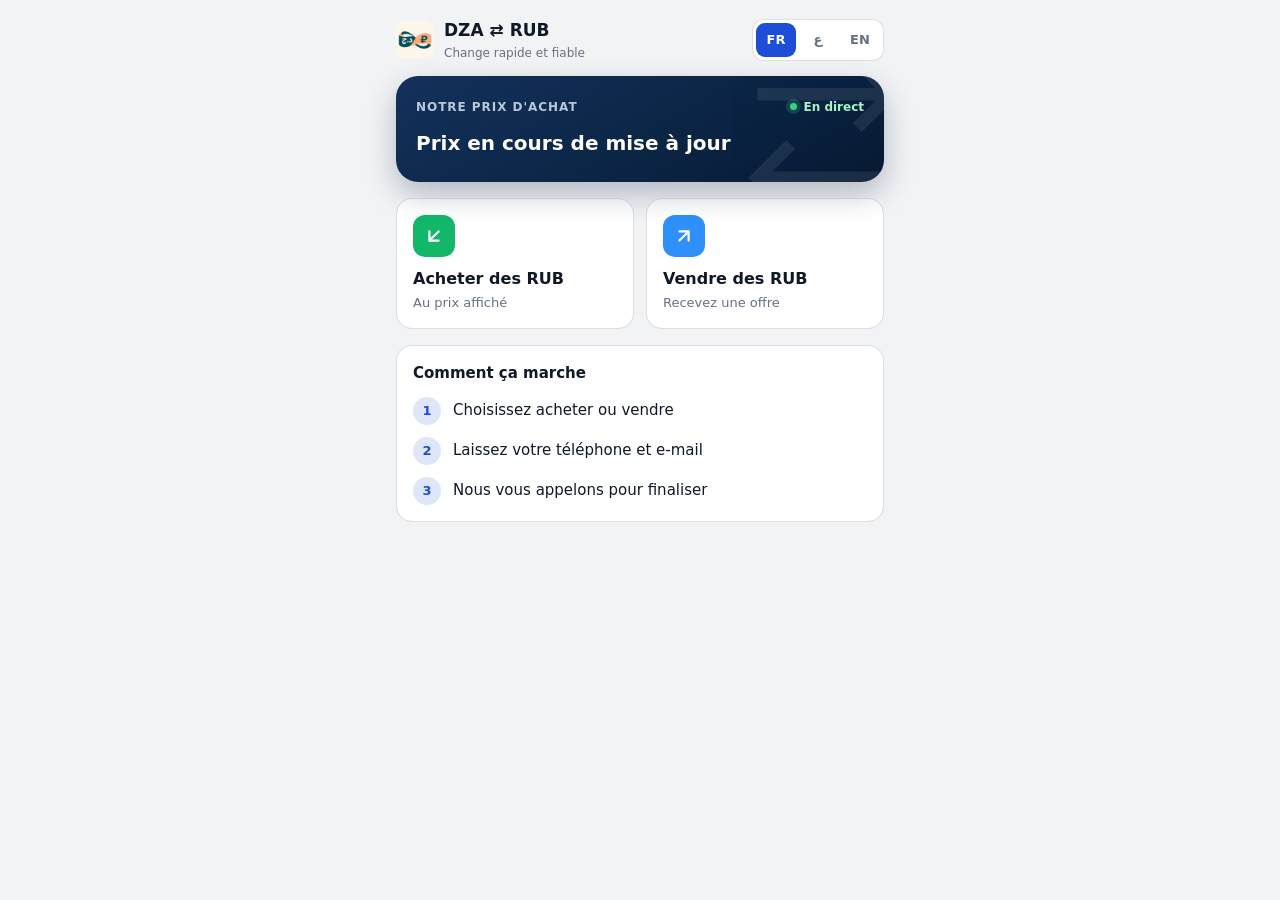
<file: index.html>
<!doctype html>
<html lang="fr">
<head>
<meta charset="utf-8">
<meta name="viewport" content="width=device-width,initial-scale=1,viewport-fit=cover">
<meta name="color-scheme" content="light dark">
<meta name="referrer" content="no-referrer">
<meta http-equiv="Content-Security-Policy" content="default-src 'self'; script-src 'self' 'unsafe-inline' https://telegram.org; style-src 'self' 'unsafe-inline' https://fonts.googleapis.com; font-src https://fonts.gstatic.com; img-src 'self' data:; connect-src https://pkkeuehljypppacyfckb.supabase.co; base-uri 'none'; form-action 'self'; object-src 'none'">
<title>Change RUB ⇄ DZD</title>
<link rel="icon" type="image/png" sizes="32x32" href="icons/favicon-32.png">
<link rel="apple-touch-icon" href="icons/apple-touch-icon.png">
<script src="https://telegram.org/js/telegram-web-app.js"></script>
<script src="config.js"></script>
<link rel="preconnect" href="https://fonts.googleapis.com"><link rel="preconnect" href="https://fonts.gstatic.com" crossorigin>
<link href="https://fonts.googleapis.com/css2?family=Inter:wght@400;500;600;700&family=JetBrains+Mono:wght@600;700&family=Noto+Sans+Arabic:wght@400;600;700&display=swap" rel="stylesheet">
<style>
:root{
  /* Telegram theme colours first, sensible fallbacks for a browser */
  --bg:var(--tg-theme-secondary-bg-color,#F2F3F5);
  --surface:var(--tg-theme-section-bg-color,var(--tg-theme-bg-color,#FFFFFF));
  --text:var(--tg-theme-text-color,#101828);
  --hint:var(--tg-theme-hint-color,#667085);
  --sub:var(--tg-theme-subtitle-text-color,#475467);
  --accent:var(--tg-theme-button-color,#1D4ED8);
  --on-accent:var(--tg-theme-button-text-color,#FFFFFF);
  --link:var(--tg-theme-link-color,#1D4ED8);
  --danger:var(--tg-theme-destructive-text-color,#D92D20);
  --line:color-mix(in srgb,var(--hint) 22%,transparent);
  --navy:#0B2545;--navy-2:#1B3B6F;--gold:#E9C46A;
  --buy:#12B76A;--sell:#2E90FA;
  --r:16px;
  --font:Inter,"Noto Sans Arabic",system-ui,-apple-system,"Segoe UI",Roboto,sans-serif;
  --mono:"JetBrains Mono",ui-monospace,SFMono-Regular,Menlo,monospace;
}
@media (prefers-color-scheme:dark){:root{
  --bg:var(--tg-theme-secondary-bg-color,#0E1116);--surface:var(--tg-theme-section-bg-color,var(--tg-theme-bg-color,#171B22));
  --text:var(--tg-theme-text-color,#F2F4F7);--hint:var(--tg-theme-hint-color,#98A2B3);--sub:var(--tg-theme-subtitle-text-color,#C0C7D2);
  --accent:var(--tg-theme-button-color,#3B82F6);--link:var(--tg-theme-link-color,#60A5FA);
}}
*{box-sizing:border-box;-webkit-tap-highlight-color:transparent}
html,body{margin:0;background:var(--bg);color:var(--text);font:16px/1.5 var(--font);-webkit-font-smoothing:antialiased}
body{min-height:100vh;padding-bottom:calc(24px + env(safe-area-inset-bottom))}
[dir=rtl] body{font-family:"Noto Sans Arabic",var(--font)}
.num{font-family:var(--mono);font-variant-numeric:tabular-nums;direction:ltr;unicode-bidi:isolate}
button{font:inherit;color:inherit}
:focus-visible{outline:3px solid var(--accent);outline-offset:2px;border-radius:10px}
.ic{display:block;flex:none}
.hidden{display:none!important}

/* ---------- splash ---------- */
#splash{position:fixed;inset:0;z-index:50;display:grid;place-items:center;
  background:radial-gradient(circle at 50% 50%,#1B3B6F 0%,#0B2545 45%,#060E1C 100%);color:#fff;
  transition:opacity .45s ease,visibility .45s ease}
#splash.out{opacity:0;visibility:hidden}
.splash-in{text-align:center}
.mark{width:88px;height:88px;margin:0 auto 18px;animation:pulse 1.6s ease-in-out infinite}
.mark img{display:block;border-radius:22%;box-shadow:0 10px 40px rgba(254,171,121,.35)}
.logo-img{display:block;border-radius:22%;flex:none}
.mark svg{color:var(--gold)}
.splash-in p{margin:0;font-size:15px;color:rgba(255,255,255,.75);letter-spacing:.01em}
.splash-in b{display:block;font-size:20px;color:#fff;margin-bottom:4px;letter-spacing:-.01em}
@keyframes pulse{0%,100%{transform:scale(1)}50%{transform:scale(1.06)}}

/* ---------- layout ---------- */
.wrap{max-width:520px;margin:0 auto;padding:12px 16px}
.topbar{display:flex;align-items:center;justify-content:space-between;gap:12px;padding:6px 0 14px}
.brand{display:flex;align-items:center;gap:10px;font-weight:700;font-size:17px}
.brand .logo{width:36px;height:36px;border-radius:11px;background:var(--navy);display:grid;place-items:center;color:var(--gold)}
.brand small{display:block;font-weight:500;font-size:12px;color:var(--hint)}
.langs{display:flex;background:var(--surface);border-radius:12px;padding:3px;gap:2px;border:1px solid var(--line)}
.langs button{border:0;background:none;min-width:40px;height:34px;border-radius:9px;font-size:13px;font-weight:600;color:var(--hint);cursor:pointer}
.langs button[aria-pressed=true]{background:var(--accent);color:var(--on-accent)}

/* rate hero */
.hero{position:relative;overflow:hidden;border-radius:22px;padding:22px 20px 20px;color:#fff;
  background:linear-gradient(150deg,#13315C 0%,#0B2545 55%,#071A33 100%);box-shadow:0 12px 30px rgba(11,37,69,.28)}
.hero .bg{position:absolute;inset-inline-end:-40px;top:-40px;opacity:.08;pointer-events:none}
.eyebrow{font-size:12px;font-weight:600;letter-spacing:.08em;text-transform:uppercase;color:#B9C7DD}
[dir=rtl] .eyebrow{letter-spacing:0}
.rate{display:flex;align-items:baseline;gap:8px;margin:10px 0 2px;direction:ltr;justify-content:flex-start}
[dir=rtl] .rate{justify-content:flex-end}
.rate .u{font-size:15px;color:#B9C7DD;font-weight:500}
.rate .v{font-family:var(--mono);font-size:46px;font-weight:700;letter-spacing:-.02em;line-height:1.05}
.rate-sub{display:flex;flex-wrap:wrap;gap:6px 14px;font-size:14px;color:#B9C7DD}
.rate-sub b{color:#fff}
.chip{display:inline-flex;align-items:center;gap:6px}
.note{margin-top:14px;padding:10px 12px;border-radius:12px;background:rgba(255,255,255,.09);font-size:14px;color:#E6ECF5}
.live{display:inline-flex;align-items:center;gap:6px;font-size:12px;font-weight:600;color:#A6F4C5}
.live i{width:7px;height:7px;border-radius:50%;background:#32D583;box-shadow:0 0 0 4px rgba(50,213,131,.2)}
.skeleton{display:inline-block;width:120px;height:44px;border-radius:10px;background:rgba(255,255,255,.12);animation:sh 1.2s ease-in-out infinite}
@keyframes sh{50%{opacity:.5}}

/* actions */
.actions{display:grid;grid-template-columns:1fr 1fr;gap:12px;margin:16px 0}
.act{display:flex;flex-direction:column;align-items:flex-start;gap:10px;text-align:start;padding:16px;border-radius:var(--r);
  background:var(--surface);border:1px solid var(--line);cursor:pointer;min-height:124px;transition:transform .15s ease}
.act:active{transform:scale(.97)}
.act .ico{width:42px;height:42px;border-radius:12px;display:grid;place-items:center;color:#fff}
.act.buy .ico{background:var(--buy)}.act.sell .ico{background:var(--sell)}
.act b{font-size:16px;display:block;color:var(--text)}
.act b + span{font-size:13px;color:var(--hint);display:block;margin-top:2px}

/* sections */
.section{background:var(--surface);border-radius:var(--r);border:1px solid var(--line);padding:16px;margin-bottom:12px}
.section h3{margin:0 0 12px;font-size:15px}
.steps{list-style:none;margin:0;padding:0;display:grid;gap:12px}
.steps li{display:flex;gap:12px;align-items:center;font-size:15px}
.steps .n{width:28px;height:28px;border-radius:50%;display:grid;place-items:center;font-size:13px;font-weight:700;flex:none;
  background:color-mix(in srgb,var(--accent) 14%,transparent);color:var(--accent)}
.contact{display:flex;gap:12px;align-items:flex-start;font-size:15px;white-space:pre-line;color:var(--sub)}

/* form */
.form-head{display:flex;align-items:center;gap:12px;margin:4px 0 16px}
.form-head .ico{width:44px;height:44px;border-radius:13px;display:grid;place-items:center;color:#fff}
.form-head h2{margin:0;font-size:20px;letter-spacing:-.01em}
.form-head p{margin:0;font-size:14px;color:var(--hint)}
.field{margin-bottom:14px}
.field label{display:block;font-size:14px;font-weight:600;margin-bottom:6px}
.inp{position:relative}
.inp input{width:100%;height:52px;padding:0 14px;border-radius:13px;border:1.5px solid var(--line);background:var(--surface);
  color:var(--text);font:17px var(--font);outline:none;transition:border-color .15s ease}
.inp input:focus{border-color:var(--accent)}
.inp input[aria-invalid=true]{border-color:var(--danger)}
.inp .suf{position:absolute;inset-inline-end:14px;top:50%;transform:translateY(-50%);font-size:14px;font-weight:600;color:var(--hint)}
.inp.has-suf input{padding-inline-end:58px}
.inp input.ltr{direction:ltr;text-align:start}
[dir=rtl] .inp input.ltr{text-align:right}
.err{color:var(--danger);font-size:13px;margin-top:6px;min-height:0}
.calc{display:flex;justify-content:space-between;align-items:center;padding:14px 16px;border-radius:13px;margin:-2px 0 16px;
  background:color-mix(in srgb,var(--buy) 10%,transparent);color:var(--text);font-size:14px}
.calc b{font-size:18px}
.btn{width:100%;height:54px;border:0;border-radius:14px;background:var(--accent);color:var(--on-accent);font-size:17px;font-weight:600;
  display:flex;align-items:center;justify-content:center;gap:8px;cursor:pointer;transition:opacity .15s ease}
.btn[disabled]{opacity:.6}
.btn.ghost{background:transparent;color:var(--link);height:48px}
.privacy{display:flex;gap:8px;align-items:center;justify-content:center;font-size:12px;color:var(--hint);margin-top:12px;text-align:center}
.tg .btn.primary{display:none} /* inside Telegram we use the native MainButton */

/* done */
.done{text-align:center;padding:40px 8px}
.done .ok{width:88px;height:88px;border-radius:50%;margin:0 auto 20px;display:grid;place-items:center;background:var(--buy);color:#fff;
  animation:pop .5s cubic-bezier(.2,1.4,.4,1)}
.done h2{margin:0 0 8px;font-size:24px}
.done p{margin:0 auto 24px;color:var(--sub);max-width:320px}
@keyframes pop{from{transform:scale(.3);opacity:0}to{transform:scale(1);opacity:1}}
.view{animation:in .28s ease}
@keyframes in{from{opacity:0;transform:translateY(8px)}to{opacity:1;transform:none}}
@media (prefers-reduced-motion:reduce){*,*::before,*::after{animation:none!important;transition:none!important}}
</style>
</head>
<body>

<!-- Splash / loading screen -->
<div id="splash" role="status" aria-live="polite">
  <div class="splash-in">
    <div class="mark"><img src="icons/icon-192.png" alt="" width="88" height="88"></div>
    <b>DZA ⇄ RUB</b>
    <p data-t="loading">Chargement…</p>
  </div>
</div>

<div class="wrap">
  <header class="topbar">
    <div class="brand"><img class="logo-img" src="icons/icon-192.png" alt="" width="38" height="38">
      <div>DZA ⇄ RUB<small data-t="tagline">Change rapide et fiable</small></div></div>
    <div class="langs" role="group" aria-label="Language">
      <button data-lang="fr" aria-pressed="true">FR</button><button data-lang="ar" aria-pressed="false">ع</button><button data-lang="en" aria-pressed="false">EN</button>
    </div>
  </header>

  <!-- HOME -->
  <main id="home" class="view">
    <section class="hero" aria-labelledby="rate-l">
      <svg class="ic bg" width="200" height="200" viewBox="0 0 24 24" fill="none" stroke="#fff" stroke-width="1.5" aria-hidden="true"><path d="m16 3 4 4-4 4"/><path d="M20 7H4"/><path d="m8 21-4-4 4-4"/><path d="M4 17h16"/></svg>
      <div style="display:flex;justify-content:space-between;align-items:center;gap:8px">
        <span class="eyebrow" id="rate-l" data-t="rate_label">Notre prix d'achat</span>
        <span class="live"><i></i><span data-t="live">En direct</span></span>
      </div>
      <div id="rate-box">
        <div class="rate"><span class="u">1 RUB =</span><span class="skeleton"></span></div>
      </div>
      <div class="rate-sub" id="rate-sub"></div>
      <div class="note hidden" id="rate-note"></div>
    </section>

    <div class="actions">
      <button class="act buy" data-go="buy">
        <span class="ico"><svg class="ic" width="22" height="22" viewBox="0 0 24 24" fill="none" stroke="currentColor" stroke-width="2.4" stroke-linecap="round" stroke-linejoin="round" aria-hidden="true"><path d="M17 7 7 17"/><path d="M17 17H7V7"/></svg></span>
        <span><b data-t="buy">Acheter des RUB</b><span data-t="buy_sub">Au prix affiché</span></span>
      </button>
      <button class="act sell" data-go="sell">
        <span class="ico"><svg class="ic" width="22" height="22" viewBox="0 0 24 24" fill="none" stroke="currentColor" stroke-width="2.4" stroke-linecap="round" stroke-linejoin="round" aria-hidden="true"><path d="M7 7h10v10"/><path d="M7 17 17 7"/></svg></span>
        <span><b data-t="sell">Vendre des RUB</b><span data-t="sell_sub">Recevez une offre</span></span>
      </button>
    </div>

    <section class="section">
      <h3 data-t="how">Comment ça marche</h3>
      <ol class="steps">
        <li><span class="n">1</span><span data-t="step1">Choisissez acheter ou vendre</span></li>
        <li><span class="n">2</span><span data-t="step2">Laissez votre téléphone et e-mail</span></li>
        <li><span class="n">3</span><span data-t="step3">Nous vous appelons pour finaliser</span></li>
      </ol>
    </section>

    <section class="section hidden" id="contact-sec">
      <h3 data-t="contact">Nous contacter</h3>
      <div class="contact"><svg class="ic" width="18" height="18" viewBox="0 0 24 24" fill="none" stroke="currentColor" stroke-width="2" stroke-linecap="round" stroke-linejoin="round" aria-hidden="true" style="margin-top:3px"><path d="M22 16.92v3a2 2 0 0 1-2.18 2 19.79 19.79 0 0 1-8.63-3.07 19.5 19.5 0 0 1-6-6 19.79 19.79 0 0 1-3.07-8.67A2 2 0 0 1 4.11 2h3a2 2 0 0 1 2 1.72c.13.96.36 1.9.7 2.81a2 2 0 0 1-.45 2.11L8.09 9.91a16 16 0 0 0 6 6l1.27-1.27a2 2 0 0 1 2.11-.45c.91.34 1.85.57 2.81.7A2 2 0 0 1 22 16.92z"/></svg><span id="contact-txt"></span></div>
    </section>
  </main>

  <!-- FORM -->
  <main id="form" class="view hidden">
    <div class="form-head">
      <span class="ico" id="f-ico"></span>
      <div><h2 id="f-title"></h2><p id="f-sub"></p></div>
    </div>
    <form id="apply" novalidate>
      <div class="field">
        <label for="amount" data-t="amount">Montant en RUB</label>
        <div class="inp has-suf"><input id="amount" class="ltr num" inputmode="numeric" autocomplete="off" placeholder="50 000"><span class="suf">RUB</span></div>
        <div class="err" id="e-amount"></div>
      </div>
      <div class="calc hidden" id="calc"><span data-t="you_pay">Vous payez environ</span><b class="num" id="calc-v"></b></div>
      <div class="field">
        <label for="phone" data-t="phone">Téléphone</label>
        <div class="inp"><input id="phone" class="ltr" type="tel" inputmode="tel" autocomplete="tel" placeholder="+213 555 12 34 56"></div>
        <div class="err" id="e-phone"></div>
      </div>
      <div class="field">
        <label for="email" data-t="email">E-mail</label>
        <div class="inp"><input id="email" class="ltr" type="email" inputmode="email" autocomplete="email" placeholder="nom@gmail.com"></div>
        <div class="err" id="e-email"></div>
      </div>
      <div class="err" id="e-form" role="alert" style="margin-bottom:10px"></div>
      <button class="btn primary" id="submit" type="submit" data-t="submit">Envoyer la demande</button>
      <div class="privacy"><svg class="ic" width="14" height="14" viewBox="0 0 24 24" fill="none" stroke="currentColor" stroke-width="2" stroke-linecap="round" stroke-linejoin="round" aria-hidden="true"><rect width="18" height="11" x="3" y="11" rx="2"/><path d="M7 11V7a5 5 0 0 1 10 0v4"/></svg><span data-t="privacy">Vos données servent uniquement à vous contacter.</span></div>
    </form>
  </main>

  <!-- DONE -->
  <main id="done" class="view hidden">
    <div class="done">
      <div class="ok"><svg class="ic" width="44" height="44" viewBox="0 0 24 24" fill="none" stroke="currentColor" stroke-width="3" stroke-linecap="round" stroke-linejoin="round" aria-hidden="true"><path d="M20 6 9 17l-5-5"/></svg></div>
      <h2 data-t="done_title">Demande envoyée !</h2>
      <p id="done-text"></p>
      <button class="btn" id="done-btn" data-t="done_btn">Retour à l'accueil</button>
    </div>
  </main>
</div>

<script>
const T = {
  fr:{loading:"Chargement…",tagline:"Change rapide et fiable",rate_label:"Notre prix d'achat",live:"En direct",per1000:"1 000 RUB =",updated:"Mis à jour",
      no_price:"Prix en cours de mise à jour",buy:"Acheter des RUB",buy_sub:"Au prix affiché",sell:"Vendre des RUB",sell_sub:"Recevez une offre",
      how:"Comment ça marche",step1:"Choisissez acheter ou vendre",step2:"Laissez votre téléphone et e-mail",step3:"Nous vous appelons pour finaliser",
      contact:"Nous contacter",buy_title:"Acheter des RUB",buy_desc:"Au prix de {p} DZD pour 1 RUB",buy_desc_np:"Nous vous enverrons le prix actuel",
      sell_title:"Vendre des RUB",sell_desc:"Nous vous contacterons avec une offre",amount:"Montant en RUB",you_pay:"Vous payez environ",
      phone:"Téléphone",email:"E-mail",submit:"Envoyer la demande",sending:"Envoi…",privacy:"Vos données servent uniquement à vous contacter.",
      err_amount:"Entrez un montant, ex. 50 000",err_phone:"Numéro invalide, ex. +213 555 12 34 56",err_email:"E-mail invalide, ex. nom@gmail.com",
      err_server:"Une erreur est survenue. Réessayez.",err_too_many:"Vous avez déjà envoyé plusieurs demandes. Nous vous contacterons très bientôt.",err_tg:"Ouvrez cette application depuis Telegram.",
      done_title:"Demande envoyée !",done_text:"Votre demande n°{id} a bien été reçue. Nous vous contacterons très bientôt.",done_btn:"Retour à l'accueil"},
  ar:{loading:"جارٍ التحميل…",tagline:"صرف سريع وموثوق",rate_label:"سعر الشراء لدينا",live:"مباشر",per1000:"1 000 RUB =",updated:"آخر تحديث",
      no_price:"يتم تحديث السعر الآن",buy:"شراء الروبل",buy_sub:"بالسعر المعروض",sell:"بيع الروبل",sell_sub:"احصل على عرض",
      how:"كيف تعمل الخدمة",step1:"اختر الشراء أو البيع",step2:"اترك رقم هاتفك وبريدك الإلكتروني",step3:"نتصل بك لإتمام العملية",
      contact:"اتصل بنا",buy_title:"شراء الروبل",buy_desc:"بسعر {p} دج للروبل الواحد",buy_desc_np:"سنرسل لك السعر الحالي",
      sell_title:"بيع الروبل",sell_desc:"سنتصل بك بعرض",amount:"المبلغ بالروبل",you_pay:"ستدفع تقريباً",
      phone:"رقم الهاتف",email:"البريد الإلكتروني",submit:"إرسال الطلب",sending:"جارٍ الإرسال…",privacy:"بياناتك تُستخدم فقط للتواصل معك.",
      err_amount:"أدخل المبلغ، مثال: 50 000",err_phone:"رقم غير صحيح، مثال: \u2066+213 555 12 34 56\u2069",err_email:"بريد غير صحيح، مثال: name@gmail.com",
      err_server:"حدث خطأ. حاول مرة أخرى.",err_too_many:"لقد أرسلت عدة طلبات بالفعل. سنتصل بك قريباً جداً.",err_tg:"افتح هذا التطبيق من تيليغرام.",
      done_title:"تم إرسال الطلب!",done_text:"تم استلام طلبك رقم {id}. سنتصل بك قريباً جداً.",done_btn:"العودة إلى الرئيسية"},
  en:{loading:"Loading…",tagline:"Fast and reliable exchange",rate_label:"Our buying price",live:"Live",per1000:"1 000 RUB =",updated:"Updated",
      no_price:"Price is being updated",buy:"Buy RUB",buy_sub:"At the shown price",sell:"Sell RUB",sell_sub:"Get an offer",
      how:"How it works",step1:"Choose buy or sell",step2:"Leave your phone and email",step3:"We call you to finalise",
      contact:"Contact us",buy_title:"Buy RUB",buy_desc:"At {p} DZD for 1 RUB",buy_desc_np:"We will send you the current price",
      sell_title:"Sell RUB",sell_desc:"We will contact you with an offer",amount:"Amount in RUB",you_pay:"You pay about",
      phone:"Phone",email:"Email",submit:"Send request",sending:"Sending…",privacy:"Your details are only used to contact you.",
      err_amount:"Enter an amount, e.g. 50 000",err_phone:"Invalid number, e.g. +213 555 12 34 56",err_email:"Invalid email, e.g. name@gmail.com",
      err_server:"Something went wrong. Please try again.",err_too_many:"You have already sent several requests. We will contact you very soon.",err_tg:"Please open this app from Telegram.",
      done_title:"Request sent!",done_text:"Your request #{id} has been received. We will contact you very soon.",done_btn:"Back to home"}
};
const ICONS={buy:'<svg class="ic" width="22" height="22" viewBox="0 0 24 24" fill="none" stroke="currentColor" stroke-width="2.4" stroke-linecap="round" stroke-linejoin="round"><path d="M17 7 7 17"/><path d="M17 17H7V7"/></svg>',
             sell:'<svg class="ic" width="22" height="22" viewBox="0 0 24 24" fill="none" stroke="currentColor" stroke-width="2.4" stroke-linecap="round" stroke-linejoin="round"><path d="M7 7h10v10"/><path d="M7 17 17 7"/></svg>'};

const tg = window.Telegram && Telegram.WebApp;
const inTG = !!(tg && tg.initData);
const $ = s => document.querySelector(s);
let lang = "fr", price = null, kind = "buy", view = "home", sending = false;

function fmt(n){return Number(n).toLocaleString("fr-FR",{maximumFractionDigits:2}).replace(/ | /g," ")}
function t(k,v){let s=(T[lang]||T.fr)[k]||k; if(v) for(const x in v) s=s.replace("{"+x+"}",v[x]); return s}
function haptic(type){try{ if(!tg||!tg.HapticFeedback) return; type==="tap"?tg.HapticFeedback.impactOccurred("light"):tg.HapticFeedback.notificationOccurred(type)}catch(e){}}

function applyLang(){
  document.documentElement.lang = lang;
  document.documentElement.dir = lang==="ar" ? "rtl" : "ltr";
  document.querySelectorAll("[data-t]").forEach(el=>el.textContent=t(el.dataset.t));
  document.querySelectorAll("[data-lang]").forEach(b=>b.setAttribute("aria-pressed", b.dataset.lang===lang));
  renderPrice(); renderForm(); updateMainButton();
  try{localStorage.setItem("lang",lang)}catch(e){}
}

function renderPrice(){
  const box=$("#rate-box"), sub=$("#rate-sub"), note=$("#rate-note");
  if(!price) return;
  if(price.price){
    box.innerHTML='<div class="rate"><span class="u">1 RUB =</span><span class="v">'+fmt(price.price)+'</span><span class="u">DZD</span></div>';
    sub.innerHTML='<span class="chip"><span class="num">'+t("per1000")+' <b>'+fmt(price.price*1000)+' DZD</b></span></span>'+
      (price.updated?'<span class="chip">'+t("updated")+' <span class="num">'+price.updated+'</span></span>':'');
  } else {
    box.innerHTML='<div class="rate" style="font-size:20px;font-weight:600;margin:12px 0 4px">'+t("no_price")+'</div>'; sub.innerHTML="";
  }
  note.textContent=price.note||""; note.classList.toggle("hidden",!price.note);
  $("#contact-txt").textContent=price.contact||""; $("#contact-sec").classList.toggle("hidden",!price.contact);
}

function renderForm(){
  const buy = kind==="buy";
  $("#f-ico").innerHTML = ICONS[kind]; $("#f-ico").style.background = buy?"var(--buy)":"var(--sell)";
  $("#f-title").textContent = t(buy?"buy_title":"sell_title");
  $("#f-sub").textContent = buy ? (price&&price.price? t("buy_desc",{p:fmt(price.price)}) : t("buy_desc_np")) : t("sell_desc");
  updateCalc();
}

function amountVal(){const v=$("#amount").value.replace(/[٠-٩]/g,d=>"٠١٢٣٤٥٦٧٨٩".indexOf(d)).replace(/[\s ]/g,"").replace(",",".");return parseFloat(v)}
function updateCalc(){
  const a=amountVal(), show = kind==="buy" && price && price.price && a>0;
  $("#calc").classList.toggle("hidden",!show);
  if(show) $("#calc-v").textContent = fmt(a*price.price)+" DZD";
}

function show(v){
  view=v; ["home","form","done"].forEach(id=>$("#"+id).classList.toggle("hidden",id!==v));
  window.scrollTo(0,0);
  if(tg){ v==="form" ? tg.BackButton.show() : tg.BackButton.hide(); }
  updateMainButton();
}

function updateMainButton(){
  if(!inTG) return;
  const mb=tg.MainButton;
  if(view==="form"){ mb.setParams({text: sending? t("sending") : t("submit"), is_visible:true}); }
  else mb.hide();
}

function setErr(id,msg){const el=$("#e-"+id); el.textContent=msg||""; const inp=$("#"+id); if(inp) inp.setAttribute("aria-invalid",!!msg)}

async function submit(){
  if(sending) return;
  const amount=amountVal(), phone=$("#phone").value.replace(/[٠-٩]/g,d=>"٠١٢٣٤٥٦٧٨٩".indexOf(d)).trim(), email=$("#email").value.trim();
  let bad=false;
  setErr("form");
  if(!(amount>0)){setErr("amount",t("err_amount"));bad=true}else setErr("amount");
  if(!/^\+?[\d\s\-()]{8,20}$/.test(phone)){setErr("phone",t("err_phone"));bad=true}else setErr("phone");
  if(!/^[^@\s]+@[^@\s]+\.[^@\s]+$/.test(email)){setErr("email",t("err_email"));bad=true}else setErr("email");
  if(bad){haptic("error");return}
  if(!inTG){setErr("form",t("err_tg"));haptic("error");return}
  sending=true; $("#submit").disabled=true; $("#submit").textContent=t("sending");
  if(tg) {tg.MainButton.showProgress(false); updateMainButton();}
  try{
    const r=await fetch(CONFIG.API+"/apply",{method:"POST",headers:{"Content-Type":"application/json"},
      body:JSON.stringify({initData:tg.initData,kind,amount,phone,email,lang})});
    const d=await r.json();
    if(!r.ok||!d.ok) throw new Error(d.error||"server");
    haptic("success");
    $("#done-text").textContent=t("done_text",{id:d.id});
    $("#apply").reset(); updateCalc();
    show("done");
  }catch(e){ setErr("form",t(e.message==="too_many"?"err_too_many":"err_server")); haptic("error"); }
  finally{ sending=false; $("#submit").disabled=false; $("#submit").textContent=t("submit"); if(tg){tg.MainButton.hideProgress(); updateMainButton();} }
}

async function loadPrice(){
  try{ const r=await fetch(CONFIG.API+"/price"); price=await r.json(); }catch(e){ price={price:null}; }
  renderPrice(); renderForm();
}

/* ---- wire up ---- */
document.querySelectorAll("[data-lang]").forEach(b=>b.onclick=()=>{lang=b.dataset.lang;haptic("tap");applyLang()});
document.querySelectorAll("[data-go]").forEach(b=>b.onclick=()=>{kind=b.dataset.go;haptic("tap");renderForm();show("form");setTimeout(()=>$("#amount").focus(),250)});
$("#amount").addEventListener("input",updateCalc);
$("#apply").addEventListener("submit",e=>{e.preventDefault();submit()});
$("#done-btn").onclick=()=>show("home");

if(tg){
  tg.ready(); tg.expand();
  try{ tg.setHeaderColor("secondary_bg_color"); tg.setBackgroundColor("secondary_bg_color"); }catch(e){}
  if(inTG) document.body.classList.add("tg");
  tg.BackButton.onClick(()=>show("home"));
  tg.MainButton.onClick(submit);
  const u = tg.initDataUnsafe && tg.initDataUnsafe.user;
  if(u && u.language_code){ const lc=u.language_code.slice(0,2); if(T[lc]) lang=lc; }
}
try{ const s=localStorage.getItem("lang"); if(s&&T[s]) lang=s; }catch(e){}
if(!T[lang]) lang="fr";
applyLang();

const minSplash = new Promise(r=>setTimeout(r,900));   // let the logo breathe briefly
Promise.all([loadPrice(), minSplash]).then(()=>$("#splash").classList.add("out"));
setInterval(()=>{ if(view==="home") loadPrice() }, 60000);
</script>
</body>
</html>
</file>
